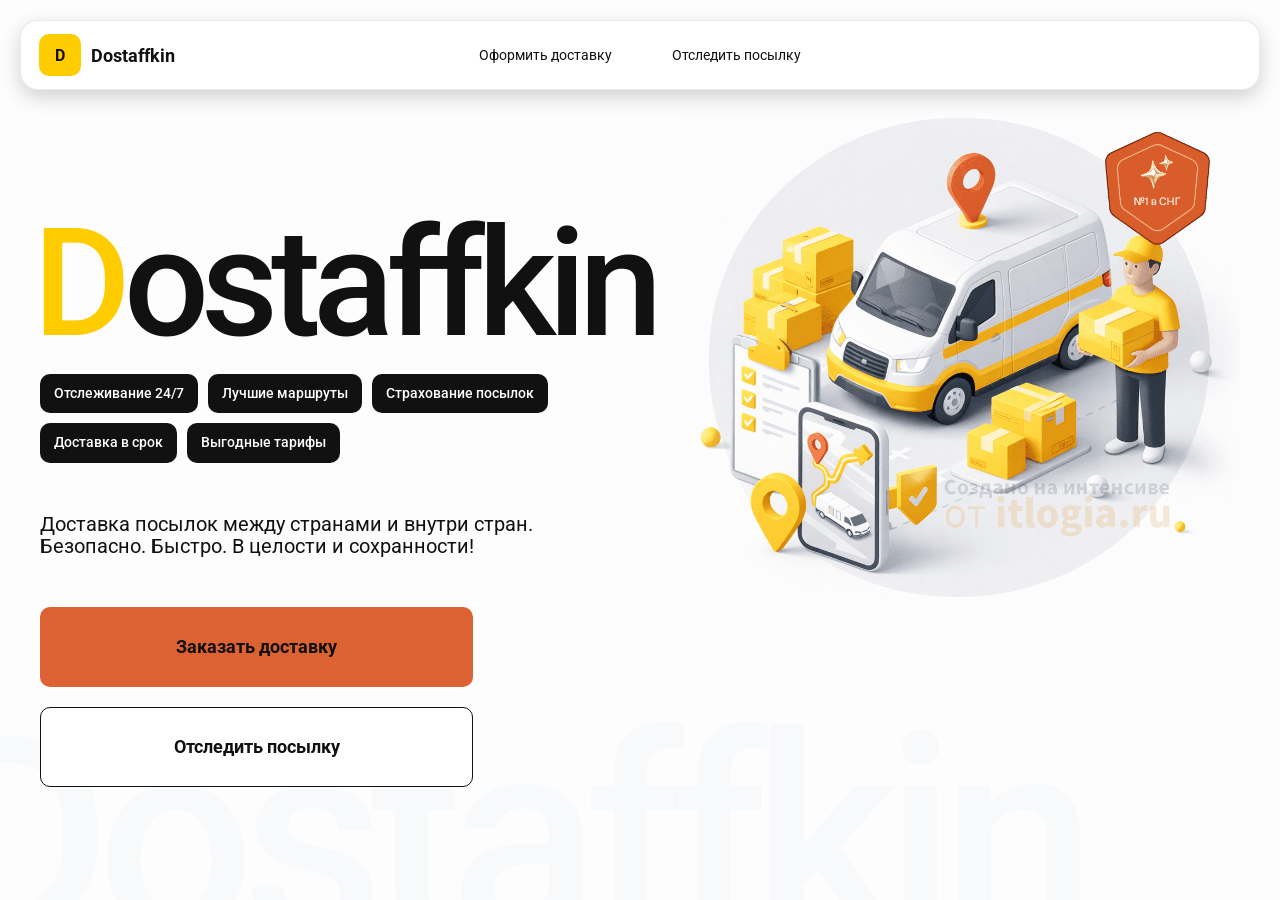
<file: index.html>
<!doctype html>
<html lang="ru">
<head>
    <meta charset="utf-8"/>
    <meta name="viewport" content="width=device-width,initial-scale=1,maximum-scale=1,user-scalable=0"/>
    <title>Dostaffkin — Доставка посылок между странами и внутри стран. Безопасно. Быстро. В целости и
        сохранности!</title>
    <link rel="stylesheet" type="text/css" href="styles/base.css"/>
    <link rel="stylesheet" type="text/css" href="styles/base_adaptive.css"/>
    <link rel="stylesheet" type="text/css" href="styles/index.css"/>
    <link rel="stylesheet" type="text/css" href="styles/index_adaptive.css"/>
</head>
<body>
<div class="container">
    <header class="header">
        <a class="header-brand" href="index.html">
            <div class="header-logo">D</div>
            <div class="header-title">Dostaffkin</div>
        </a>
        <nav class="header-menu">
            <a class="header-link" href="order.html">Оформить <span>доставку</span></a>
            <a class="header-link" href="track.html">Отследить <span>посылку</span></a>
        </nav>
    </header>
    <main class="main">
        <section class="main-info">
            <div class="main-title">
                <span>D</span>ostaffkin
            </div>
            <div class="main-features">
                <div class="main-feature">Отслеживание 24/7</div>
                <div class="main-feature">Лучшие маршруты</div>
                <div class="main-feature">Страхование посылок</div>
                <div class="main-feature">Доставка в срок</div>
                <div class="main-feature">Выгодные тарифы</div>
            </div>
            <div class="main-description">
                Доставка посылок между странами и внутри стран.
                Безопасно. Быстро. В целости и сохранности!
            </div>

            <div class="main-actions">
                <a class="button" type="button" href="order.html">Заказать доставку</a>
                <a class="button button-white" type="button" href="track.html">Отследить посылку</a>
            </div>
        </section>
        <div class="main-title-ghost">Dostaffkin</div>
        <section class="main-image">
            <img src="images/main-image.png" alt="Main image"/>
        </section>
    </main>
</div>
</body>
</html>
</file>
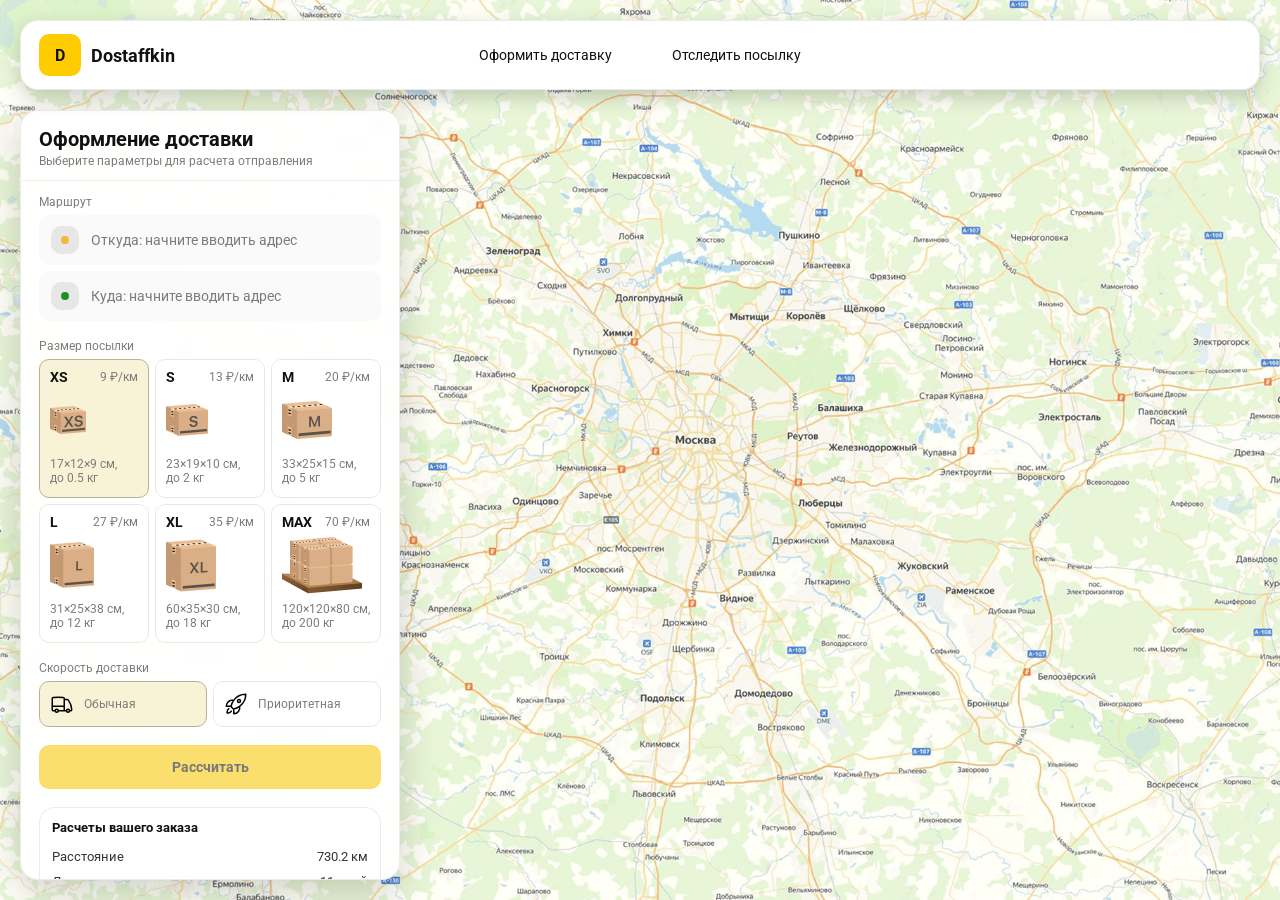
<file: order.html>
<!doctype html>
<html lang="ru">
<head>
    <meta charset="utf-8"/>
    <meta name="viewport" content="width=device-width,initial-scale=1,maximum-scale=1,user-scalable=0"/>
    <title>Dostaffkin — Оформление доставки</title>

    <link rel="stylesheet" type="text/css" href="styles/base.css"/>
    <link rel="stylesheet" type="text/css" href="styles/base_adaptive.css"/>

    <link rel="stylesheet" type="text/css" href="styles/order.css"/>
    <link rel="stylesheet" type="text/css" href="styles/order_adaptive.css"/>
</head>
<body>
<div id="map"></div>

<div class="container">
    <header class="header">
        <a class="header-brand" href="index.html">
            <div class="header-logo">D</div>
            <div class="header-title">Dostaffkin</div>
        </a>
        <nav class="header-menu">
            <a class="header-link" href="order.html">Оформить <span>доставку</span></a>
            <a class="header-link" href="track.html">Отследить <span>посылку</span></a>
        </nav>
    </header>
    <aside class="main" id="sidebar">
        <div class="main-header">
            <div class="main-title">Оформление доставки</div>
            <div class="main-text">Выберите параметры для расчета отправления</div>
        </div>

        <div class="main-content">

            <div class="main-route">
                <div class="main-block-title">Маршрут</div>

                <div class="main-fields">
                    <div class="main-field" id="fromField">
                        <div class="main-pin"></div>
                        <input type="text" id="from" placeholder="Откуда: начните вводить адрес" autocomplete="off"/>
                        <div class="main-ac" id="fromAc" role="listbox" aria-label="Подсказки адресов"></div>
                    </div>

                    <div class="main-field" id="toField">
                        <div class="main-pin"></div>
                        <input type="text" id="to" placeholder="Куда: начните вводить адрес" autocomplete="off"/>
                        <div class="main-ac" id="toAc" role="listbox" aria-label="Подсказки адресов"></div>
                    </div>
                </div>
            </div>

            <div class="main-package">
                <div class="main-block-title">Размер посылки</div>

                <div class="main-sizes">
                    <div class="main-size-card is-active" data-value="xs">
                        <div class="main-size-top">
                            <div class="main-size-label">XS</div>
                            <div class="main-size-rate">9 ₽/км</div>
                        </div>
                        <div class="main-size-media">
                            <img src="./images/sizes/xs.png" alt="Короб XS">
                        </div>
                        <div class="main-size-description">17×12×9 см,<br/>до 0.5 кг</div>
                    </div>

                    <div class="main-size-card" data-value="s">
                        <div class="main-size-top">
                            <div class="main-size-label">S</div>
                            <div class="main-size-rate">13 ₽/км</div>
                        </div>
                        <div class="main-size-media">
                            <img src="./images/sizes/s.png" alt="Короб S">
                        </div>
                        <div class="main-size-description">23×19×10 см,<br/>до 2 кг</div>
                    </div>

                    <div class="main-size-card" data-value="m">
                        <div class="main-size-top">
                            <div class="main-size-label">M</div>
                            <div class="main-size-rate">20 ₽/км</div>
                        </div>
                        <div class="main-size-media">
                            <img src="./images/sizes/m.png" alt="Короб M">
                        </div>
                        <div class="main-size-description">33×25×15 см,<br/>до 5 кг</div>
                    </div>

                    <div class="main-size-card" data-value="l">
                        <div class="main-size-top">
                            <div class="main-size-label">L</div>
                            <div class="main-size-rate">27 ₽/км</div>
                        </div>
                        <div class="main-size-media">
                            <img src="./images/sizes/l.png" alt="Короб L">
                        </div>
                        <div class="main-size-description">31×25×38 см,<br/> до 12 кг</div>
                    </div>

                    <div class="main-size-card" data-value="xl">
                        <div class="main-size-top">
                            <div class="main-size-label">XL</div>
                            <div class="main-size-rate">35 ₽/км</div>
                        </div>
                        <div class="main-size-media">
                            <img src="./images/sizes/xl.png" alt="Короб XL">
                        </div>
                        <div class="main-size-description">60×35×30 см,<br/>до 18 кг</div>
                    </div>

                    <div class="main-size-card" data-value="max">
                        <div class="main-size-top">
                            <div class="main-size-label">MAX</div>
                            <div class="main-size-rate">70 ₽/км</div>
                        </div>
                        <div class="main-size-media">
                            <img src="./images/sizes/max.png" alt="Паллета">
                        </div>
                        <div class="main-size-description">120×120×80 см,<br/>до 200 кг</div>
                    </div>
                </div>
            </div>

            <div class="main-speed">
                <div class="main-block-title">Скорость доставки</div>

                <div class="main-speeds">
                    <div class="main-speed-card is-active" data-value="regular">
                        <img class="main-speed-media" src="images/icons/regular.svg" alt="Regular"/>
                        <div class="main-speed-description">Обычная</div>
                    </div>
                    <div class="main-speed-card" data-value="fast">
                        <img class="main-speed-media" src="images/icons/fast.svg" alt="Fast"/>
                        <div class="main-speed-description">Приоритетная</div>
                    </div>

                </div>
            </div>

            <div class="main-calculate-block">
                <button id="calc" class="button calculate-button" type="button" disabled>Рассчитать</button>
            </div>

            <div class="main-result" id="result">
                <div class="main-result-title">Расчеты вашего заказа</div>
                <div class="main-result-lines">
                    <div class="main-result-line">
                        <span>Расстояние</span>
                        <span id="distanceValue">730.2 км</span>
                    </div>
                    <div class="main-result-line">
                        <span>Доставим через</span>
                        <span id="durationValue">11 дней</span>
                    </div>
                    <div class="main-result-line">
                        <span>Тариф</span>
                        <span id="rateValue">13 ₽/км</span>
                    </div>
                </div>
                <div class="main-price">
                    <div class="main-price-label">Итого</div>
                    <div class="main-price-value" id="totalValue"></div>
                </div>
            </div>

            <div class="main-order-box">
                <div class="main-order-form" id="orderForm">
                    <div class="main-order-title">Оформление доставки</div>
                    <div class="main-block-info-row">
                        <div class="main-block-title">Контакты</div>
                        <div class="order-fields">
                            <div class="main-field">
                                <input type="text" placeholder="Ваше имя" id="customerName" autocomplete="off"/>
                            </div>
                            <div class="main-field">
                                <input type="text" placeholder="Ваш телефон" id="customerPhone" autocomplete="off" inputmode="tel" />
                            </div>
                        </div>
                    </div>
                    <div class="main-block-info-row extra-info">
                        <div class="main-block-title">Дополнительная информация</div>

                        <div class="main-field textarea">
                            <textarea id="comment" placeholder="Детали доставки и комментарий"></textarea>
                        </div>
                    </div>
                    <button type="button" id="submit" class="button main-submit-request" disabled>
                        Отправить заявку
                    </button>
                </div>

                <div class="main-order-success" id="orderSuccess">
                    <div class="main-success-icon">✓</div>
                    <div class="main-success-title">Заявка отправлена!</div>
                    <div class="main-success-title">Номер отправления - <span id="orderId"></span></div>
                    <div class="main-success-subtitle">
                        Мы скоро свяжемся с вами
                    </div>
                </div>
            </div>
        </div>
    </aside>
</div>
</body>
</html>
</file>
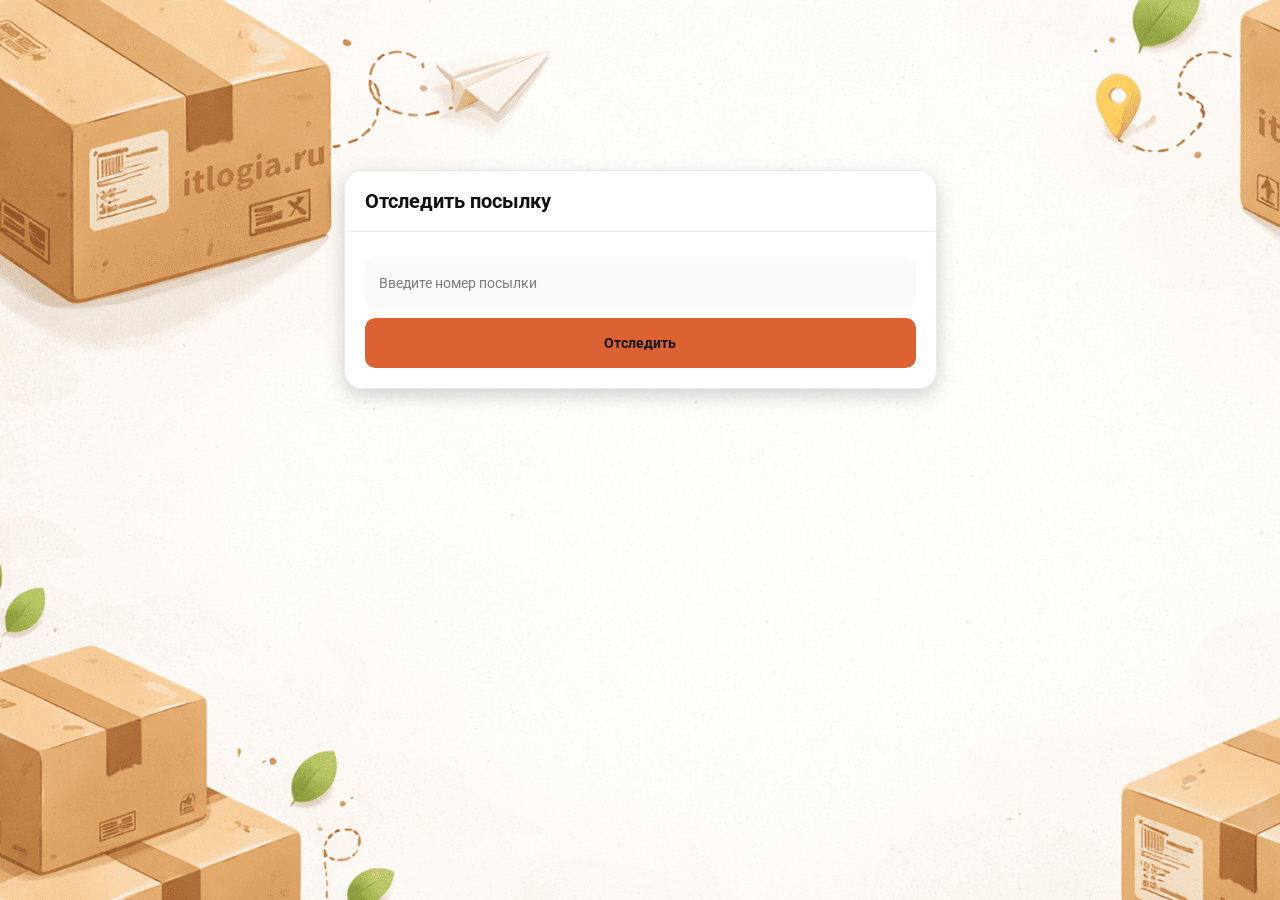
<file: track.html>
<!doctype html>
<html lang="ru">
<head>
    <meta charset="utf-8"/>
    <meta name="viewport" content="width=device-width,initial-scale=1,maximum-scale=1,user-scalable=0"/>
    <title>Отследить посылку</title>
    <link rel="stylesheet" href="styles/base.css"/>
    <link rel="stylesheet" href="styles/base_adaptive.css"/>

    <link rel="stylesheet" href="styles/track.css"/>
    <link rel="stylesheet" href="styles/track_adaptive.css"/>
</head>
<body>
<div class="container">
    <main class="track-content">
        <section class="track-card track-search">
            <div class="track-title">Отследить посылку</div>
            <div class="track-action">
                <div class="main-field track-field">
                    <input id="trackNumber" placeholder="Введите номер посылки" autocomplete="off"/>
                </div>
                <button id="trackButton" class="button track-button" type="button">Отследить</button>
            </div>
        </section>

        <section class="track-card track-result" id="trackResult">
            <div class="track-result-header">
                <div class="track-id" id="trackIdValue"></div>
                <div class="track-routes">
                    <div class="track-route">
                        <div class="track-route-pin">
                            <svg xmlns="http://www.w3.org/2000/svg" fill="none" viewBox="0 0 24 24" stroke-width="1.5"
                                 stroke="orange" class="size-6">
                                <path stroke-linecap="round" stroke-linejoin="round"
                                      d="M15 10.5a3 3 0 1 1-6 0 3 3 0 0 1 6 0Z"/>
                                <path stroke-linecap="round" stroke-linejoin="round"
                                      d="M19.5 10.5c0 7.142-7.5 11.25-7.5 11.25S4.5 17.642 4.5 10.5a7.5 7.5 0 1 1 15 0Z"/>
                            </svg>
                        </div>
                        <div class="track-route-address" id="trackFromValue">
                            Откуда: Москва, улица Арбат, 1
                        </div>
                    </div>
                    <div class="track-route track-route-arrow">
                        <svg xmlns="http://www.w3.org/2000/svg" fill="none" viewBox="0 0 24 24" stroke-width="1.5"
                             stroke="currentColor" class="size-6">
                            <path stroke-linecap="round" stroke-linejoin="round"
                                  d="M19.5 13.5 12 21m0 0-7.5-7.5M12 21V3"/>
                        </svg>
                    </div>
                    <div class="track-route">
                        <div class="track-route-pin">
                            <svg xmlns="http://www.w3.org/2000/svg" fill="none" viewBox="0 0 24 24" stroke-width="1.5"
                                 stroke="green" class="size-6">
                                <path stroke-linecap="round" stroke-linejoin="round"
                                      d="M15 10.5a3 3 0 1 1-6 0 3 3 0 0 1 6 0Z"/>
                                <path stroke-linecap="round" stroke-linejoin="round"
                                      d="M19.5 10.5c0 7.142-7.5 11.25-7.5 11.25S4.5 17.642 4.5 10.5a7.5 7.5 0 1 1 15 0Z"/>
                            </svg>
                        </div>
                        <div class="track-route-address" id="trackToValue">
                            Куда: Минск, проспект Независимости, 58
                        </div>
                    </div>
                </div>
            </div>
            <div class="track-info">
                <div class="track-status-title">Статус данной посылки:</div>
                <div class="track-status-list" id="trackStatusList">


                    <div class="track-status created">
                        <img src="images/icons/created.svg" class="track-status-icon" alt="Created">
                        <div class="track-status-text">
                            <div class="track-status-text-state">Создан</div>
                            <div class="track-status-text-date">10.01.2026</div>
                        </div>
                    </div>

                    <div class="track-status in-way">
                        <img src="images/icons/in-way.svg" class="track-status-icon" alt="In way">
                        <div class="track-status-text">
                            <div class="track-status-text-state">В пути: Москва</div>
                            <div class="track-status-text-date">18.01.2026</div>
                        </div>
                    </div>

                    <div class="track-status ready">
                        <img src="images/icons/ready.svg" class="track-status-icon" alt="Ready">
                        <div class="track-status-text">
                            <div class="track-status-text-state">Готов к выдаче</div>
                            <div class="track-status-text-date">25.01.2026</div>
                        </div>
                    </div>

                    <div class="track-status done">
                        <img src="images/icons/done.svg" class="track-status-icon" alt="Done">
                        <div class="track-status-text">
                            <div class="track-status-text-state">Вручен</div>
                            <div class="track-status-text-date">27.01.2026</div>
                        </div>
                    </div>

                </div>
            </div>
        </section>
    </main>
</div>
</body>
</html>
</file>
<file: styles/base.css>
*, *::before, *::after {
    box-sizing: border-box;
}

@font-face {
    font-family: "Roboto";
    src: url("../fonts/Roboto-Regular.ttf");
    font-weight: normal;
}

@font-face {
    font-family: "Roboto";
    src: url("../fonts/Roboto-Bold.ttf");
    font-weight: bold;
}

@font-face {
    font-family: "Roboto";
    src: url("../fonts/Roboto-Medium.ttf");
    font-weight: 500;
}

html, body {
    margin: 0;
    color: #111111;
    font-family: "Roboto", sans-serif;
}

body {
    background: #FDFDFD;
}

.header {
    border-radius: 18px;
    box-shadow: 0 7px 20px 0 #0000002E;
    backdrop-filter: blur(10px);
    background: #ffffff;
    left: 20px;
    border: 1px solid rgba(0, 0, 0, 0.08);
    position: fixed;
    right: 20px;
    top: 20px;
    padding: 14px 18px;
    height: 70px;
    display: flex;
    align-items: center;
    z-index: 6;
}

.header-brand {
    display: flex;
    align-items: center;
    text-decoration: none;
    gap: 10px;
}

.header-logo {
    width: 42px;
    height: 42px;
    border-radius: 10px;
    background: #FFCC00;
    display: grid;
    place-items: center;
    font-weight: bold;
    color: #111;
}

.header-title {
    font-size: 18px;
    font-weight: bold;
    color: #111111;
    text-decoration: none;
}

.header-menu {
    display: flex;
    align-items: center;
    gap: 60px;
    margin: 0;
    position: absolute;
    left: 50%;
    transform: translateX(-50%);
}

.header-link {
    font-size: 14px;
    color: #111111;
    text-decoration: none;
}

.button {
    border: 0;
    outline: none;
    height: 44px;
    border-radius: 10px;
    font-size: 14px;
    font-weight: bold;
    cursor: pointer;
    font-family: inherit;
    transition: transform .08s ease, opacity .12s ease;
    background: #DC6133;
    color: #111111;
    text-align: center;
    text-decoration: none;
}

.button:hover {
    background-color: #E5BC19;
}

.button:disabled {
    cursor: not-allowed;
    background-color: #FADE6E;
    color: #787878;
    transform: none;
}

.button.button-white {
    background: #ffffff;
    border: 1px solid #111111;
}

.button.button-white:hover {
    background: rgb(241 241 241);
}

.main-field {
    display: flex;
    align-items: center;
    gap: 10px;

    position: relative;
    height: 50px;

    padding: 10px 12px;
    margin-top: 6px;

    background-color: #fafafa;
    border-radius: 10px;
}

.main-field.textarea {
    height: auto;
}

.main-pin {
    display: grid;
    place-items: center;
    flex: 0 0 auto;

    position: relative;

    width: 28px;
    height: 28px;

    background-color: rgba(17, 17, 17, 0.08);
    border-radius: 10px;

    &:before {
        content: '';

        display: block;

        width: 8px;
        height: 8px;

        background-color: orange;
        opacity: 0.75;
        border-radius: 50%;
    }
}

.main-field:last-child .main-pin:before {
    background-color: green;
    opacity: 0.85;
}

input, textarea {
    width: 100%;

    font-family: inherit;
    font-size: 14px;

    color: #111111;
    border: 0;
    outline: none;
    background-color: transparent;
}

textarea {
    min-height: 150px;
    padding: 2px 0;

    resize: vertical;
}

input::placeholder, textarea::placeholder {
    color: #7C7C7C;
}

.main-field:focus-within {
    background-color: rgba(255, 255, 255, 0.75);
    border-color: rgba(0, 0, 0, 0.2);
    box-shadow: 0 0 0 4px rgba(255, 204, 0, 0.35);
}
</file>
<file: styles/base_adaptive.css>
@media (max-width: 767px) {
    .header {
        left: 10px;
        right: 10px;
        top: 10px;
    }

    .header-link span {
        display: none;
    }

    .header-menu {
        gap: 20px;
        justify-content: flex-start;
        margin: 0 0 0 30px;
        position: static;
        transform: none;
    }
}

@media (max-width: 420px) {
    .header-title {
        display: none;
    }
}

@media (max-width: 374px) {
    .header-menu {
        gap: 10px;
        margin: 0 0 0 10px;
    }
}
</file>
<file: styles/index.css>
.container {
    overflow: hidden;
    min-height: 100vh;
}

.main {
    padding: 111px 40px 40px;
    position: relative;
    display: flex;
}

.main-info {
    max-width: 840px;
    width: 100%;
    position: relative;
}

.main-title {
    margin-top: 98px;
    font-weight: 500;
    font-size: 200px;
    line-height: 1;
    letter-spacing: -0.05em;
    color: #111111;
    left: -15px;
    position: relative;
}

.main-title span {
    color: #ffcc00;
}

.main-features {
    margin-top: 15px;
    display: flex;
    flex-wrap: wrap;
    gap: 10px;
}

.main-feature {
    background: #111111;
    color: #ffffff;
    padding: 12px 14px;
    font-weight: 500;
    font-size: 14px;
    line-height: 1.1;
    border-radius: 10px;
}

.main-description {
    margin-top: 50px;
    max-width: 500px;
    font-size: 20px;
    line-height: 1.1;
    color: #111111;
}

.main-actions {
    margin-top: 50px;
    display: flex;
    flex-direction: column;
    gap: 20px;
}

.main-actions .button {
    height: 80px;
    width: 433px;
    font-size: 18px;
    font-weight: bold;
    place-items: center;
    display: grid;
}

.main-title-ghost {
    position: absolute;
    z-index: -1;
    left: -70px;
    bottom: -150px;
    font-weight: 500;
    font-size: 278px;
    line-height: 1;
    letter-spacing: -0.05em;
    color: #ECEDF04D;
}

.main-image {
    width: 1024px;
    top: 100px;
    z-index: -2;
}

.main-image img {
    width: 100%;
    max-width: 1024px;
    height: auto;
    display: block;
}
</file>
<file: styles/index_adaptive.css>
@media (max-width: 1760px) {
    .main-title {
        font-size: 150px;
        left: -7px;
    }

    .main-info {
        max-width: 640px;
    }
}

@media (max-width: 1200px) {
    .main-info {
        max-width: 540px;
    }

    .main {
        padding: 111px 20px 20px;
    }

    .main-title {
        font-size: 120px;
        left: -4px;
    }

    .main-title-ghost {
        font-size: 220px;
    }
}

@media (max-width: 1024px) {
    .main-title {
        margin-top: 30px;
    }

    .main {
        flex-direction: column-reverse;
    }

    .main-image {
        max-width: 350px;
        position: absolute;
        left: 370px;
        top: 370px;
    }

    .main-info {
        max-width: 100%;
    }

    .main-actions {
        gap: 10px;
    }

    .main-actions .button {
        height: 50px;
        font-size: 14px;
        width: auto;
        max-width: 300px;
    }

    .main-description {
        max-width: 350px;
    }
}

@media (max-width: 570px) {
    .main-title {
        font-size: 88px;
    }

    .main-description {
        max-width: 100%
    }

    .main-actions {
        width: 100%;
    }

    .main-actions .button {
        width: 100%;
        max-width: 100%
    }

    .main-image {
        max-width: 650px;
        position: absolute;
        left: 170px;
        top: 70px;
        opacity: 0.2;
    }
}

@media (max-width: 400px) {
    .main-title {
        font-size: 70px;
    }
}
</file>
<file: styles/order.css>
#map {
    position: fixed;
    inset: 0;

    background-image: url("../images/order-bg.png");
    background-size: cover;
}

.main {
    display: flex;
    flex-direction: column;

    position: fixed;
    top: 110px;
    left: 20px;
    bottom: 20px;
    overflow: hidden;
    z-index: 5;

    width: 380px;

    background-color: rgba(255, 255, 255, 0.96);
    border: 1px solid rgba(0, 0, 0, 0.08);
    border-radius: 18px;
    box-shadow: 0 12px 40px rgba(0, 0, 0, 0.18);
    backdrop-filter: blur(5px);
}

.main-header {
    display: flex;
    flex-direction: column;
    align-items: flex-start;

    padding: 18px 18px 12px;
    border-bottom: 1px solid rgba(0, 0, 0, 0.06);
}

.main-title {
    font-size: 20px;
    line-height: 100%;
    font-weight: bold;
}

.main-text {
    margin-top: 5px;

    font-size: 12px;

    color: #7C7C7C;
}

.main-content {
    display: flex;
    flex-direction: column;
    flex: 1;
    gap: 18px;

    overflow: auto;

    padding: 14px 18px 18px;
    scrollbar-width: none;
}

.main-block-title {
    font-size: 12px;
    color: #7C7C7C;
}

.main-route .main-block-title,
.main-package .main-block-title {
    margin-bottom: 6px;
}

.main-sizes {
    display: grid;
    gap: 6px;
    grid-template-columns: repeat(3, 1fr);
}

.main-size-card {
    padding: 10px;
    min-height: 139px;

    border: 1px solid #e8e8e7;
    background-color: #fff;
    border-radius: 10px;

    cursor: pointer;
    user-select: none;

    transition: transform 0.08s ease, border-color 0.12s ease, background 0.12s ease;
}

.main-size-card:hover {
    transform: translateY(-1px);
}

.main-size-card.is-active {
    background-color: #f8f2d6;
    border-color: #b7b196;
}

.main-size-top {
    display: flex;
    align-items: center;
    justify-content: space-between;
}

.main-size-label {
    font-size: 14px;
    font-weight: bold;
    line-height: 100%;

    color: #111;
}

.main-size-rate {
    font-size: 12px;
    line-height: 100%;
    color: #7C7C7C;
}

.main-size-media {
    height: 57px;
    margin-top: 8px;
}

.main-size-description {
    margin-top: 8px;

    font-size: 12px;
    line-height: 1.2;

    color: #7C7C7C;
}

.calculate-button {
    width: 100%;
}

.main-result {
    padding: 12px;

    line-height: 1.25;

    background-color: rgba(255, 255, 255, 0.75);
    border: 1px solid rgba(0, 0, 0, 0.08);
    border-radius: 16px;
}

.main-result-title {
    margin-bottom: 13px;

    font-size: 13px;
    font-weight: bold;
    color: #111;
}

.main-result-lines {
    display: flex;
    flex-direction: column;
    gap: 8px;
}

.main-result-line {
    display: flex;
    justify-content: space-between;

    font-size: 13px;

    color: rgba(17, 17, 17, 0.85);
}

.main-price {
    display: flex;
    align-items: baseline;
    justify-content: space-between;

    margin-top: 18px;
    padding-top: 10px;

    border-top: 1px dashed rgba(0, 0, 0, 0.12);
}

.main-price-label {
    font-size: 12px;
    color: rgba(17, 17, 17, 0.55);
}

.main-price-value {
    font-size: 20px;
    font-weight: bold;
    letter-spacing: -0.3px;

    color: #111;
}

.main-order-box {
    padding: 12px;
    background-color: #fff;
    border: 1px solid #e8e8e7;
    border-radius: 10px;
}

.main-order-title {
    margin-bottom: 8px;
    font-size: 14px;
    font-weight: bold;
    color: #111;
}

.main-block-info {
    display: flex;
    flex-direction: column;
    gap: 6px;
}

.order-fields {
    display: grid;
    grid-template-columns: 1fr 1fr;
    column-gap: 10px;
    margin-top: 6px;
}

.main-block-info-row.extra-info {
    display: block;
    margin-top: 13px;
}

.main-submit-request {
    width: 100%;
    margin-top: 6px;
}

.main-order-success {
    display: none;
    text-align: center;
    padding: 22px 12px;
    gap: 12px;
}

.main-order-success.is-visible {
    display: flex;
    flex-direction: column;
    align-items: center;
}

.main-success-icon {
    display: grid;
    place-content: center;
    width: 56px;
    height: 56px;

    font-size: 30px;

    border-radius: 50%;
    background-color: #16a34a;
    color: #fff;
}

.main-success-title {
    font-size: 14px;
    font-weight: bold;
    color: #111;
}

.main-success-subtitle {
    font-size: 12px;
    line-height: 1.3;
    color: rgba(17, 17, 17, 0.55);
}

.main-speed .main-block-title {
    margin-bottom: 6px;
}

.main-speeds {
    display: grid;
    gap: 6px;
    grid-template-columns: repeat(2, 1fr);
}

.main-speed-card {
    border: 1px solid #E8E8E7;
    background: #FFFFFF;
    border-radius: 10px;
    padding: 10px;
    cursor: pointer;
    user-select: none;
    transition: transform .08s ease, border-color .12s ease, background .12s ease;
    display: flex;
    align-items: center;
    gap: 10px;
}

.main-speed-card:hover {
    transform: translateY(-1px);
}

.main-speed-card.is-active {
    background-color: #F8F2D6;
    border-color: #B7B196;
}

.main-speed-description {
    font-size: 12px;
    color: #7C7C7C;
    line-height: 1.2;
}
</file>
<file: styles/order_adaptive.css>
@media (max-width: 767px) {
    .main {
        left: 10px;
        right: 10px;
        top: 50%;
        bottom: 12px;
        width: auto;
        max-width: none;
    }
}

@media (max-width: 420px) {
    .main-sizes {
        grid-template-columns: repeat(2, 1fr);
    }
}
</file>
<file: styles/track.css>
.container {
    background: #F4F4F4 url("../images/track-bg.png");
    background-size: cover;
    min-height: 100vh;
    padding: 170px 0 50px 0;
}

.track-content {
    width: 593px;
    margin: 0 auto;
}

.track-card {
    width: 100%;
    border-radius: 18px;
    box-shadow: 0 7px 20px 0 #0000002E;
    backdrop-filter: blur(10px);
    background: rgba(255, 255, 255, 0.96);
    border: 1px solid rgba(0, 0, 0, 0.08);
}

.track-title {
    font-size: 20px;
    line-height: 100%;
    font-weight: bold;
    border-bottom: 1px solid #EEEEEE;
    padding: 20px;
}

.track-action {
    padding: 20px;
}

.track-button {
    width: 100%;
    height: 50px;
}

.track-field {
    margin-bottom: 10px;
}

.track-result {
    margin-top: 5px;
    display: none;
}

.track-result.is-visible {
    display: block;
}

.track-result-header {
    font-weight: bold;
    font-size: 14px;
    color: #111111;
    padding: 20px;
    border-bottom: 1px solid #EEEEEE;
}

.track-id {
    margin-bottom: 12px;
    font-size: 20px;
}

.track-routes {
    display: flex;
    flex-direction: column;
    gap: 10px;
    font-weight: normal;
}

.track-route {
    display: flex;
    align-items: center;
    gap: 10px;
}

.track-route-pin {
    width: 24px;
    height: 24px;
    flex-shrink: 0;
}

.track-route-arrow {
    padding: 15px 0;
    width: 24px;
    height: 24px;
}

.track-info {
    padding: 20px;
}

.track-status {
    display: flex;
    align-items: center;
    font-size: 12px;
    gap: 10px;
}

.track-status-title {
    font-size: 14px;
    color: #111111;
    margin-bottom: 20px;
}

.track-status-list {
    display: flex;
    flex-direction: column;
    gap: 15px;
}

.track-status-icon {
    width: 40px;
    height: 40px;
    border-radius: 50%;
    background: rgba(17, 17, 17, 0.08);
    display: grid;
    place-items: center;
    flex: 0 0 auto;
}

.track-status.created .track-status-icon {
    background-color: #F1CB00;
}

.track-status.in-way .track-status-icon {
    background-color: #F08A11;
}

.track-status.ready .track-status-icon {
    background-color: #A35D0A;
}

.track-status.done .track-status-icon {
    background-color: #37C93B;
}

.track-status-text {
    display: flex;
    align-items: center;
    justify-content: space-between;
    color: #111111;
    font-size: 12px;
    flex: 1;
}

.track-status-text-date {
    color: rgba(17, 17, 17, 0.55);
}
</file>
<file: styles/track_adaptive.css>
@media (max-width: 767px) {
    .container {
        padding: 130px 0 50px 0;
    }

    .track-content {
        width: 100%;
        padding-left: 10px;
        padding-right: 10px;
    }

    .track-result-header {
        padding: 20px;
    }
}
</file>
